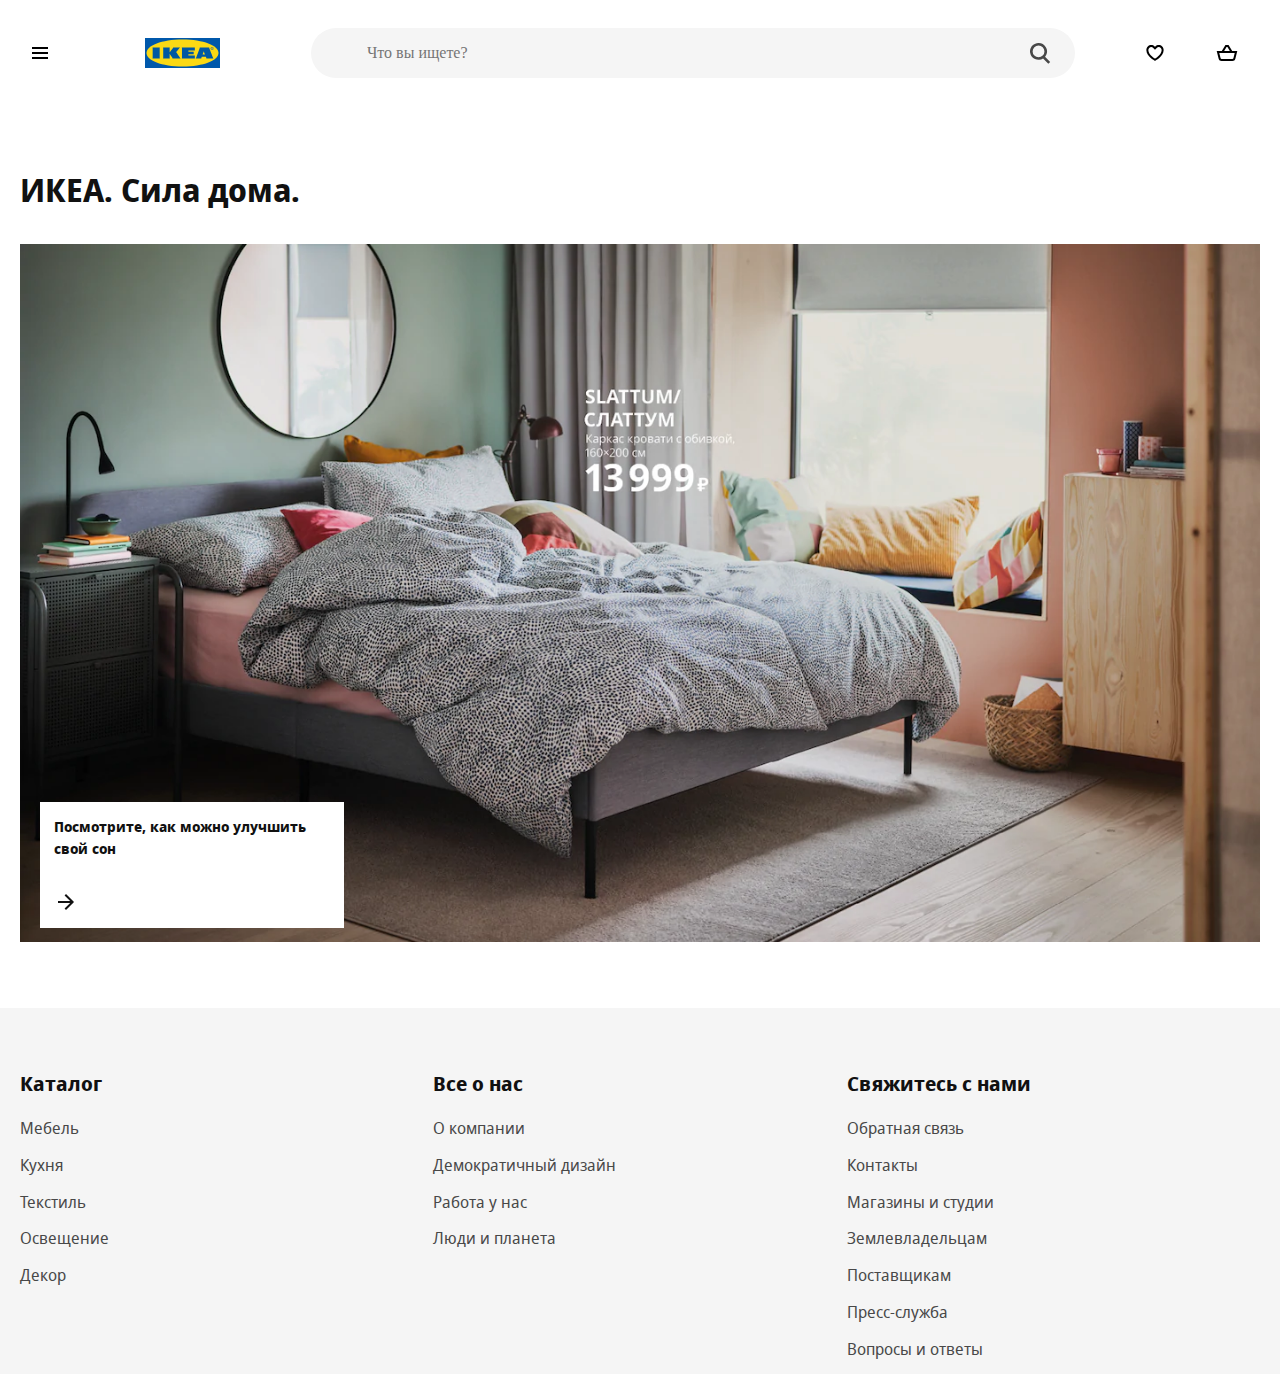
<file: index.html>
<!DOCTYPE html>
<html lang="en">
    <head>
        <meta charset="UTF-8">
        <meta name="viewport"
        content="width=device-width, user-scalable=no, initial-scale=1.0, maximum-scale=1.0, minimum-scale=1.0">
        <meta http-equiv="X-UA-Compatible" content="ie=edge">
        <link rel="apple-touch-icon" sizes="180x180" href="favicon/apple-touch-icon.png">
        <link rel="icon" type="image/png" sizes="32x32" href="favicon/favicon-32x32.png">
        <link rel="icon" type="image/png" sizes="16x16" href="favicon/favicon-16x16.png">
        <link rel="mask-icon" href="favicon/safari-pinned-tab.svg" color="#0058ab">
        <meta name="msapplication-TileColor" content="#0058ab">
        <meta name="theme-color" content="#0058ab">
        <title>ИКЕА - официальный интернет-магазин мебели - IKEA</title>
        <link rel="stylesheet" href="styles/styles.css">
        <script src="scripts/index.js" defer type="module"></script>
    </head>
    <body>
        <main>
            <div class="container">
                <h1 class="main-header">ИКЕА. Сила дома.</h1>
                <aside class="offer">
                    <a href="card.html#idd059">
                        <picture>
                            <source srcset="image/b47e07ee97fd5f9bf030d258d462a945.webp" type="image/webp">
                            <img src="image/b47e07ee97fd5f9bf030d258d462a945.jpg" alt="СЛАТТУМ">
                        </picture>
                    </a>
                    <a class="offer-extra" href="goods.html?subcat=Кровати">
                        <p>Посмотрите, как можно улучшить свой сон</p>
                        <svg focusable="false" viewBox="0 0 24 24" class="offer-arrow" aria-hidden="true">
                            <path fill-rule="evenodd" clip-rule="evenodd"
                                d="M19.2937 12.7074L20.0008 12.0003L19.2938 11.2932L12.0008 3.99927L10.5865 5.41339L16.1727 11.0003H4V13.0003H16.1723L10.5855 18.5868L11.9996 20.0011L19.2937 12.7074Z"></path>
                        </svg>
                    </a>
                </aside>
            </div>
        </main>
    </body>
</html>
</file>
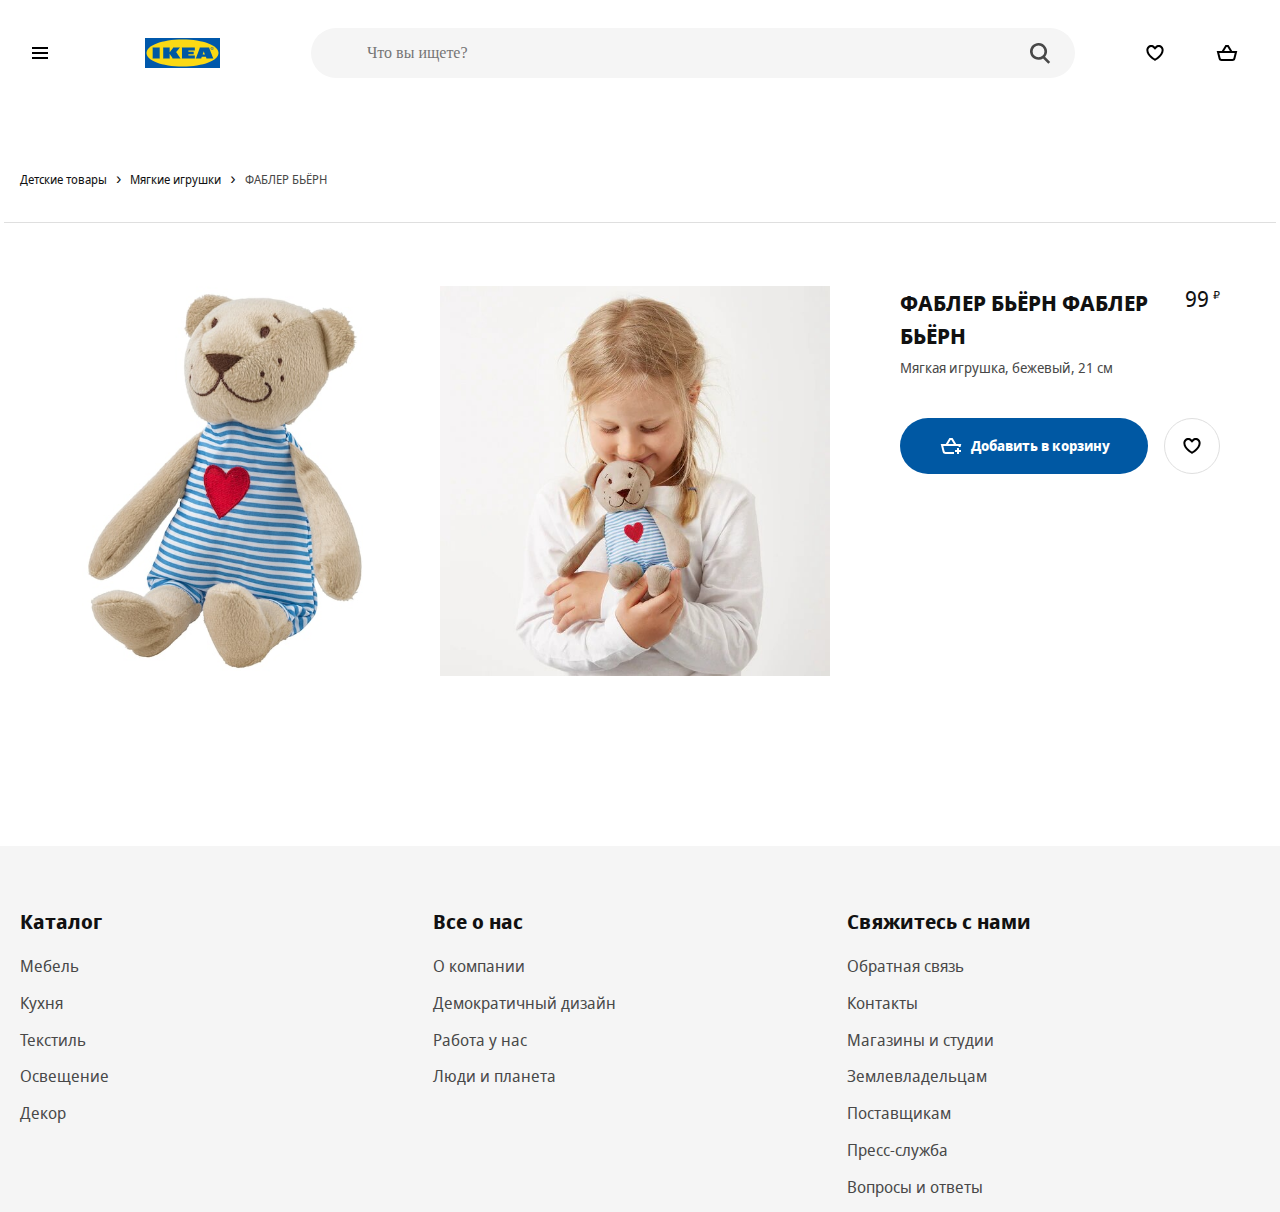
<file: card.html>
<!DOCTYPE html>
<html lang="en">
<head>
	<meta charset="UTF-8">
	<meta name="viewport" content="width=device-width, user-scalable=no, initial-scale=1.0, maximum-scale=1.0, minimum-scale=1.0">
	<meta http-equiv="X-UA-Compatible" content="ie=edge">
	<link rel="apple-touch-icon" sizes="180x180" href="favicon/apple-touch-icon.png">
	<link rel="icon" type="image/png" sizes="32x32" href="favicon/favicon-32x32.png">
	<link rel="icon" type="image/png" sizes="16x16" href="favicon/favicon-16x16.png">
	<link rel="mask-icon" href="favicon/safari-pinned-tab.svg" color="#0058ab">
	<meta name="msapplication-TileColor" content="#0058ab">
	<meta name="theme-color" content="#0058ab">
	<title>Детские игрушки - IKEA</title>
	<link rel="stylesheet" href="styles/styles.css">
	<script src="scripts/index.js" defer type="module"></script>
</head>
<body>
<main>
	<div class="container">
		<div class="breadcrumb">
			<nav role="navigation" aria-label="Breadcrumb" class="breadcrumb__nav">
				<ul class="breadcrumb__list">

					<li class="breadcrumb__list-item">
						<a href="goods.html?cat=Детские товары" class="breadcrumb__link"><span>Детские товары</span></a>
					</li>

					<li class="breadcrumb__list-item">
						<a href="goods.html?cat=Мягкие игрушки" class="breadcrumb__link"><span>Мягкие игрушки</span></a>
					</li>

					<li class="breadcrumb__list-item">
						<a href="#" class="breadcrumb__link"><span>ФАБЛЕР БЬЁРН</span></a>
					</li>

				</ul>
			</nav>
		</div>

		<div class="good wrapper">
			<div class="good-images">
				<div class="good-image__item">
					<img src="image/fabler-byorn-myagkaya-igrushka-bezhevyy__0710165_PE727396_S5.jpg" alt="">
				</div>
				<div class="good-image__item">
					<img src="image/fabler-byorn-myagkaya-igrushka-bezhevyy__0876865_PE611124_S5.jpg" alt="">
				</div>
			</div>
			<div class="good-item"> <!-- not-in-stock - нет в наличии-->
				<p class="good-item__new">Новинка</p>

				<div class="good-item__section">
					<div>
						<h2 class="good-item__header">ФАБЛЕР БЬЁРН ФАБЛЕР БЬЁРН</h2>
						<p class="good-item__description">Мягкая игрушка, бежевый, 21 см</p>

					</div>
					<p class="good-item__price">
						<span class="good-item__empty">Нет в наличии</span>
						<span class="good-item__price-value">99</span>
						<span class="good-item__currency">₽</span>
					</p>

				</div>
				<div class="good-item__buttons">
					<button type="button" class="btn btn-good" data-idd="idd001">
						<svg focusable="false" viewBox="0 0 24 24" class="btn-good-svg" aria-hidden="true">
							<path fill-rule="evenodd" clip-rule="evenodd" d="M10.4372 4H10.9993H12.0003H12.9996H13.5616L13.8538 4.48014L17.2112 9.99713H21H22.2806L21.9702 11.2396L21.5303 13H19.4688L19.7194 11.9971H4.28079L5.59143 17.2397C5.70272 17.6848 6.1027 17.9971 6.56157 17.9971H15V19.9971H6.56157C5.18496 19.9971 3.98502 19.0602 3.65114 17.7247L2.02987 11.2397L1.71924 9.99713H3.00002H6.78793L10.145 4.48017L10.4372 4ZM12.4375 6L14.87 9.99713H9.12911L11.5614 6H12.0003H12.4375ZM17.9961 16V14H19.9961V16H21.9961V18H19.9961V20H17.9961V18H15.9961V16H17.9961Z"></path>
						</svg>

						<span class="btn-good__label">Добавить в корзину</span>
					</button>
					<button type="button" class="btn btn-add-wishlist" data-idd="idd001">
						<svg focusable="false" viewBox="0 0 24 24" class="btn-add-wishlist__svg" aria-hidden="true">
							<path fill-rule="evenodd" clip-rule="evenodd" d="M12.336 5.52055C14.2336 3.62376 17.3096 3.62401 19.2069 5.52129C20.2067 6.52115 20.6796 7.85005 20.6259 9.15761C20.6151 12.2138 18.4184 14.8654 16.4892 16.6366C15.4926 17.5517 14.5004 18.2923 13.7593 18.8036C13.3879 19.0598 13.0771 19.2601 12.8574 19.3973C12.7475 19.466 12.6601 19.519 12.5992 19.5555C12.5687 19.5737 12.5448 19.5879 12.5279 19.5978L12.5079 19.6094L12.502 19.6129L12.5001 19.614C12.5001 19.614 12.4989 19.6147 11.9999 18.748C11.501 19.6147 11.5005 19.6144 11.5005 19.6144L11.4979 19.6129L11.4919 19.6094L11.472 19.5978C11.4551 19.5879 11.4312 19.5737 11.4007 19.5555C11.3397 19.519 11.2524 19.466 11.1425 19.3973C10.9227 19.2601 10.612 19.0598 10.2405 18.8036C9.49947 18.2923 8.50726 17.5517 7.51063 16.6366C5.58146 14.8654 3.38477 12.2139 3.37399 9.15765C3.32024 7.85008 3.79314 6.52117 4.79301 5.52129C6.69054 3.62376 9.76704 3.62376 11.6646 5.52129L11.9993 5.856L12.3353 5.52129L12.336 5.52055ZM11.9999 18.748L11.5005 19.6144L11.9999 19.9019L12.4989 19.6147L11.9999 18.748ZM11.9999 17.573C12.1727 17.462 12.384 17.3226 12.6236 17.1573C13.3125 16.6821 14.2267 15.9988 15.1366 15.1634C17.0157 13.4381 18.6259 11.2919 18.6259 9.13506V9.11213L18.627 9.08922C18.6626 8.31221 18.3844 7.52727 17.7926 6.9355C16.6762 5.81903 14.866 5.81902 13.7495 6.9355L13.7481 6.93689L11.9965 8.68166L10.2504 6.9355C9.13387 5.81903 7.3237 5.81903 6.20722 6.9355C5.61546 7.52727 5.33724 8.31221 5.3729 9.08922L5.37395 9.11213V9.13507C5.37395 11.2919 6.98418 13.4381 8.86325 15.1634C9.77312 15.9988 10.6874 16.6821 11.3762 17.1573C11.6159 17.3226 11.8271 17.462 11.9999 17.573Z"></path>
						</svg>
					</button>
				</div>

			</div>
		</div>


	</div>
</main>
</body>
</html>
</file>
<file: styles/styles.css>
/*
* Prefixed by https://autoprefixer.github.io
* PostCSS: v7.0.29,
* Autoprefixer: v9.7.6
* Browsers: last 4 version
*/

@font-face {
	font-family: 'Noto Sans';
	src: local('Noto Sans Display Regular'), local('NotoSansDisplay-Regular'), url('../fonts/Notosansdisplayregular.woff2') format('woff2'), url('../fonts/Notosansdisplayregular.woff') format('woff');
	font-weight: 400;
	font-style: normal;
}

@font-face {
	font-family: 'Noto Sans';
	src: local('Noto Sans Display Italic'), local('NotoSansDisplay-Italic'), url('../fonts/Notosansdisplayitalic.woff2') format('woff2'), url('../fonts/Notosansdisplayitalic.woff') format('woff');
	font-weight: 400;
	font-style: italic;
}

@font-face {
	font-family: 'Noto Sans';
	src: local('Noto Sans Display Bold'), local('NotoSansDisplay-Bold'), url('../fonts/Notosansdisplaybold.woff2') format('woff2'), url('../fonts/Notosansdisplaybold.woff') format('woff');
	font-weight: 700;
	font-style: normal;
}

@font-face {
	font-family: 'Noto Sans';
	src: local('Noto Sans Display Bold Italic'), local('NotoSansDisplay-BoldItalic'), url('../fonts/Notosansdisplaybolditalic.woff2') format('woff2'), url('../fonts/Notosansdisplaybolditalic.woff') format('woff');
	font-weight: 700;
	font-style: italic;
}

html {
	-webkit-box-sizing: border-box;
	box-sizing: border-box;
}

*,
*::before,
*::after {
	-webkit-box-sizing: inherit;
	box-sizing: inherit;
}

body {
	min-width: 320px;
	margin: 0;

	background-color: #fff; /*под проект*/
	font-family: Noto Sans, Arial, sans-serif; /*в "" свой шрифт под проект*/

	font-size: 16px;
	color: #111;
	line-height: 1.5;
	-webkit-font-smoothing: subpixel-antialiased;
}

button, input {
	font: inherit;
}

button {
	cursor: pointer;
}

img {
	max-width: 100%;
	width: 100%;
	height: auto;
}

a {
	text-decoration: none;
	color: inherit;
}

ul {
	list-style: none;
	padding: 0;
	margin: 0;
}

h1, h2, h3, p {
	padding: 0;
	margin: 0;
}

/* container */

.container {
	max-width: 100rem;
	margin: 0 auto;
	padding: 0 1.25rem;
}

.visually-hidden {
	position: absolute !important;
	clip: rect(1px 1px 1px 1px);
	clip: rect(1px, 1px, 1px, 1px);
	padding: 0 !important;
	border: 0 !important;
	height: 1px !important;
	width: 1px !important;
	overflow: hidden;
}

/* при работе с float */

.clearfix::after {
	content: "";
	display: table;
	clear: both;
}

header {
	margin-bottom: 3.75rem;
}

.header {
	display: -ms-grid;
	display: grid;
	grid-gap: 1.25rem;
	-ms-grid-columns: 2fr 1.25rem 2fr 1.25rem 16fr 1.25rem 1fr 1.25rem 1fr;
	grid-template-columns: 2fr 2fr 16fr 1fr 1fr;
	-webkit-box-align: center;
	-ms-flex-align: center;
	align-items: center;
	padding: 1.75rem 0;
}

footer {
	background-color: #f5f5f5;
	margin-top: 3.75rem;
	padding: 3.75rem 0 0 0;
}

.footer {
	display: -ms-grid;
	display: grid;
	-ms-grid-columns: 1fr 1fr 1fr;
	grid-template-columns: 1fr 1fr 1fr;
}

.main-header {
	margin-bottom: 1.875rem
}

.btn {
	background-color: transparent;
	outline: transparent;
	border-radius: 50%;
	width: 40px;
	height: 40px;
	display: -webkit-box;
	display: -ms-flexbox;
	display: flex;
	-webkit-box-align: center;
	-ms-flex-align: center;
	align-items: center;
	-webkit-box-pack: center;
	-ms-flex-pack: center;
	justify-content: center;
	border: 1px solid transparent;
}

.btn:hover {
	background-color: #f5f5f5;
	color: #111;
}

.svg-icon {
	fill: currentColor;
}

.logo {
	text-align: center;
	width: 75px;
	height: 30px;

}

.search {
	position: relative;
	-webkit-box-flex: 1;
	-ms-flex-positive: 1;
	flex-grow: 1;
	height: 50px;
	margin: 0 40px;
}

.search-input {
	-webkit-appearance: none;
	-moz-appearance: none;
	appearance: none;
	background-color: #f5f5f5;
	display: block;
	appearance: none;
	width: 100%;
	height: 100%;
	padding: .5rem 3.5rem;
	margin: 0 auto;
	line-height: 1.5;
	border: 0;
	border-radius: 50em;
	outline: 0;
	-webkit-box-shadow: none;
	box-shadow: none;
	-webkit-transition: background .2s;
	-o-transition: background .2s;
	transition: background .2s;
}

.search-btn {
	position: absolute;
	top: 0.9rem;
	right: 0.9rem;
	background-image: url("data:image/svg+xml;charset=utf-8,%3Csvg width='16' height='17' fill='%23484848' xmlns='http://www.w3.org/2000/svg'%3E%3Cpath fill-rule='evenodd' clip-rule='evenodd' d='M6.5 11a4.5 4.5 0 110-9 4.5 4.5 0 010 9zm4.968-.307a6.5 6.5 0 10-1.514 1.315l3.996 3.996 1.414-1.414-3.896-3.897z'/%3E%3C/svg%3E");
	background-repeat: no-repeat;
	background-size: contain;
	width: 2.5rem;
	height: 1.5rem;
	background-position: center;
}

.offer {
	position: relative;
}

.offer-extra {
	position: absolute;
	padding: .9rem;
	color: #111;
	left: 1.25rem;
	bottom: 1.25rem;
	display: -webkit-box;
	display: -ms-flexbox;
	display: flex;
	background: #fff;
	-webkit-box-orient: vertical;
	-webkit-box-direction: normal;
	-ms-flex-direction: column;
	flex-direction: column;
	-webkit-box-align: start;
	-ms-flex-align: start;
	align-items: flex-start;
	max-width: 19rem;
	min-width: 13rem;
	font-size: .9rem;
	line-height: 1.5;
	font-weight: bold;
	word-break: break-word;
}

.offer-arrow {
	display: inline-block;
	height: 1.5rem;
	width: 1.5rem;
	vertical-align: middle;
	fill: currentColor;
	margin-top: 1.875rem;

}


.footer-header {
	line-height: 2rem;
	font-size: 1.25rem;
	padding: 0 0 1rem 0;

}

.footer-list {
	margin-bottom: .8rem;
}

.footer-list > a {
	color: #484848;
}

.footer-list > a:hover {
	color: #111;
	text-decoration: underline;
}

.catalog {
	position: fixed;
	z-index: 999;
	top: 0;
	left: -100%;
	bottom: 0;
	background-color: #fff;
	overflow-y: auto;
	overflow-x: hidden;
	-webkit-transition: left 0.2s 0s;
	-o-transition: left 0.2s 0s;
	transition: left 0.2s 0s;
	width: 20rem;
	padding: 6rem 4rem 3rem;

}

.catalog.open {
	left: 0;
}

.catalog-btn {
	position: absolute;
	top: 3rem;
	left: 3rem;
}

.catalog-list__item,
.subcatalog-list__item {
	cursor: pointer;
	color: #111;


}

.catalog-list__item a,
.subcatalog-list__item a {
	text-decoration: underline;
	display: block;
}

.catalog-list__item a {
	padding: .5rem 1.5rem .5rem 0;
}

.subcatalog-list__item a {
	padding: .5rem 0;
}

.catalog-list__item:hover a,
.subcatalog-list__item:hover a {
	text-decoration: underline;
}

.catalog-list__item.active {
	background-repeat: no-repeat;
	background-position: right 0 center;
	background-image: url('data:image/svg+xml;utf8,<svg width="24" height="24" viewBox="0 0 24 24" fill="none" xmlns="http://www.w3.org/2000/svg"><path fill-rule="evenodd" clip-rule="evenodd" d="M15.5996 11.9999L9.81456 17.7857L8.40026 16.3716L12.7714 11.9999L8.40026 7.62823L9.81457 6.21411L15.5996 11.9999Z" fill="%23959595"/></svg>');
}

.subcatalog {
	position: fixed;
	z-index: 998;
	top: 0;
	left: -100%;
	bottom: 0;
	background-color: #fff;
	overflow-y: auto;
	overflow-x: hidden;
	-webkit-transition: left, right 0.2s 0s;
	-o-transition: left, right 0.2s 0s;
	transition: left, right 0.2s 0s;
	width: 25rem;
	padding: 6rem 4rem 3rem;
	border-left: 2px solid #ccc;
}

.subcatalog.subopen {
	left: 20rem;
	display: block;
}

.overlay {
	display: block;
	position: fixed;
	z-index: 899;
	top: 0;
	bottom: 0;
	right: 0;
	left: 0;
	background-color: black;
	-webkit-transition: all .2s ease;
	-o-transition: all .2s ease;
	transition: all .2s ease;
	opacity: 0;
	pointer-events: none;
}

.overlay.active {
	opacity: 0.25;
	pointer-events: all;
}


.wrapper {
	position: relative;
	margin-top: 4rem;
}

.wrapper:before {
	content: '';
	width: calc(100% + 2rem);
	display: block;
	position: absolute;
	top: -2rem;
	z-index: 99;
	margin: 0 -1rem;
	border-bottom: 1px solid #dfdfdf;
}

.good {
	display: -ms-grid;
	display: grid;
	-ms-grid-columns: minmax(0, 1fr) 1.25rem minmax(0, 1fr) 1.25rem minmax(0, 1fr) 1.25rem minmax(0, 1fr) 1.25rem minmax(0, 1fr) 1.25rem minmax(0, 1fr) 1.25rem minmax(0, 1fr) 1.25rem minmax(0, 1fr) 1.25rem minmax(0, 1fr) 1.25rem minmax(0, 1fr) 1.25rem minmax(0, 1fr) 1.25rem minmax(0, 1fr);
	grid-template-columns: repeat(12, minmax(0, 1fr));
	grid-column-gap: 1.25rem;
	padding-top: 2rem;
}

.good-images {
	display: -webkit-box;
	display: -ms-flexbox;
	display: flex;
	-ms-flex-wrap: wrap;
	flex-wrap: wrap;
	-ms-grid-column: 1;
	grid-column-start: 1;
	-ms-grid-column-span: 8;
	grid-column-end: 9;
	-ms-flex-pack: distribute;
	justify-content: space-around;


}

.good-image__item {
	width: calc(50% - 1.25rem);
	margin-left: .625rem;
	margin-right: .625rem;
	min-height: 500px;
}


.good-item {
	-ms-grid-column: 9;
	grid-column-start: 9;
	-ms-grid-column-span: 4;
	grid-column-end: 13;
	padding: 0 2.5rem;
}

.good-item__section {
	margin-bottom: 2.5rem;
}

.good-item__new {
	display: none;
}


.good-item__empty {
	display: none;
}

.not-in-stock .good-item__empty {
	display: block;
}

.not-in-stock .btn-good {
	display: none;
}

.good-item__header {
	font-size: 1.375rem;
	line-height: 1.5;
	font-weight: 700;
	text-transform: uppercase;
	margin-bottom: .3rem;
}

.good-item__description {
	line-height: 1.5;
	letter-spacing: 0;
	font-weight: 400;
	color: #484848;
	font-size: .875rem;
}

.good-item__price {
	white-space: nowrap;
	text-align: right;
}

.good-item__section {
	display: -webkit-box;
	display: -ms-flexbox;
	display: flex;
	-webkit-box-pack: justify;
	-ms-flex-pack: justify;
	justify-content: space-between;
}

.good-item__price-value {
	line-height: 1.1875;
	font-size: 1.375rem;
}

.good-item__currency {
	line-height: .9;
	font-size: .6875rem;
	vertical-align: text-top;
}

.not-in-stock .good-item__price-value,
.not-in-stock .good-item__currency {
	display: none;
}

.good-item__buttons {
	display: -webkit-box;
	display: -ms-flexbox;
	display: flex;
	-webkit-box-pack: justify;
	-ms-flex-pack: justify;
	justify-content: space-between;
	-webkit-box-align: center;
	-ms-flex-align: center;
	align-items: center;
	width: 100%;
}

.btn-good {
	margin-right: 1rem;
	-webkit-box-flex: 1;
	-ms-flex-positive: 1;
	flex-grow: 1;
	-ms-flex-negative: 1;
	flex-shrink: 1;
	position: relative;
	background: #0058a3;
	color: #fff;
	border-radius: 52px;
	padding: 0 2rem;
	display: -webkit-box;
	display: -ms-flexbox;
	display: flex;
	height: 3.5rem;
	-webkit-box-align: center;
	-ms-flex-align: center;
	align-items: center;
}

.btn-good-svg {
	margin-right: .5rem;
	vertical-align: top;
	-ms-flex-negative: 0;
	flex-shrink: 0;
	display: inline-block;
	height: 1.5rem;
	width: 1.5rem;
	fill: #fff;
}

.btn-good:hover {
	color: #0058a3;
}

.btn-good:hover .btn-good-svg {
	fill: #0058a3;
}

.btn-good__label {
	text-align: center;
	border: 0;
	font-weight: 700;
	font-size: .875rem;
	line-height: 1.42857;
}

.btn-add-wishlist {
	background: rgba(0, 0, 0, 0);
	color: #111;
	border-radius: 40px;
	padding: 0 .9375rem;
	border: 1px solid #dfdfdf;
	height: 3.5rem;
	width: 3.5rem;
	margin-left: auto;
}

.btn-add-wishlist__svg {
	height: 1.5rem;
	width: 1.5rem;

}

.btn-add-wishlist:hover .btn-add-wishlist__svg {
	fill: red;
}

.btn-add-wishlist.contains-wishlist .btn-add-wishlist__svg {
	fill: red;

}

.btn-add-wishlist:hover.contains-wishlist .btn-add-wishlist__svg {
	fill: black;
}


.goods-list {
	display: -ms-grid;
	display: grid;
	grid-gap: 1.25rem;
	grid-template-columns: repeat(4, 1fr);
}

.goods-list__item {
	margin-bottom: 2rem;
}


.goods-item {
	position: relative;
	display: -webkit-box;
	display: -ms-flexbox;
	display: flex;
	-webkit-box-orient: vertical;
	-webkit-box-direction: normal;
	-ms-flex-direction: column;
	flex-direction: column;
	-webkit-box-pack: justify;
	-ms-flex-pack: justify;
	justify-content: space-between;
	height: 100%;
}

.goods-item__img {
	height: 380px;
	display: table-cell;
	vertical-align: middle
}


.btn-add-card {
	position: absolute;
	opacity: 0;
	-webkit-transition: opacity 0.2s 0s;
	-o-transition: opacity 0.2s 0s;
	transition: opacity 0.2s 0s;
	right: 1rem;
	bottom: 0.5rem;
	background-color: rgb(0, 88, 163);
	border: 1px solid rgb(0, 88, 163);
	background-repeat: no-repeat;
	background-position: center;
	background-image: url("data:image/svg+xml;utf8,<svg width='24' height='24' xmlns='http://www.w3.org/2000/svg' viewBox='0 0 24 24'><path fill-rule='evenodd' clip-rule='evenodd' d='M10.4372 4H10.9993H12.0003H12.9996H13.5616L13.8538 4.48014L17.2112 9.99713H21H22.2806L21.9702 11.2396L21.5303 13H19.4688L19.7194 11.9971H4.28079L5.59143 17.2397C5.70272 17.6848 6.1027 17.9971 6.56157 17.9971H15V19.9971H6.56157C5.18496 19.9971 3.98502 19.0602 3.65114 17.7247L2.02987 11.2397L1.71924 9.99713H3.00002H6.78793L10.145 4.48017L10.4372 4ZM12.4375 6L14.87 9.99713H9.12911L11.5614 6H12.0003H12.4375ZM17.9961 16V14H19.9961V16H21.9961V18H19.9961V20H17.9961V18H15.9961V16H17.9961Z' fill='white' /></svg>");
}

.btn-add-card:hover {
	background-color: rgb(255, 255, 255);
	background-image: url("data:image/svg+xml;utf8,<svg width='24' height='24' xmlns='http://www.w3.org/2000/svg' viewBox='0 0 24 24'><path fill-rule='evenodd' clip-rule='evenodd' d='M10.4372 4H10.9993H12.0003H12.9996H13.5616L13.8538 4.48014L17.2112 9.99713H21H22.2806L21.9702 11.2396L21.5303 13H19.4688L19.7194 11.9971H4.28079L5.59143 17.2397C5.70272 17.6848 6.1027 17.9971 6.56157 17.9971H15V19.9971H6.56157C5.18496 19.9971 3.98502 19.0602 3.65114 17.7247L2.02987 11.2397L1.71924 9.99713H3.00002H6.78793L10.145 4.48017L10.4372 4ZM12.4375 6L14.87 9.99713H9.12911L11.5614 6H12.0003H12.4375ZM17.9961 16V14H19.9961V16H21.9961V18H19.9961V20H17.9961V18H15.9961V16H17.9961Z' fill='rgb(0, 88, 163)' /></svg>");

}

.goods-item:hover .btn-add-card {
	opacity: 1;
}

.goods-item__header {
	margin-top: auto;
	margin-bottom: 1rem;
}

.goods-item__new {
	line-height: 1.42857;
	color: #ca5008;
	font-weight: 700;
	font-size: 0.8rem;
}

.goods-item__link {
	display: block;
	height: 100%;
}

.goods-item__description {
	margin-bottom: 1rem;
	font-size: .875rem;
	line-height: 1.42857;
}

.goods-item__price {
	min-height: calc(40px + 0.5rem);
	padding-bottom: 0.5rem;
	font-weight: 700;
}

.goods-item__price-value {
	font-size: 1.375rem;
}

.goods-item__currency {
	line-height: .9;
	font-size: .6875rem;
	vertical-align: text-top;
}


.breadcrumb__list-item {
	display: inline;
}

.breadcrumb__list-item:after {
	content: "\0203A";
	display: inline;
	margin: 0 .3125rem;
	font-size: 1rem;
	line-height: 1.125;
}

.breadcrumb__list-item:last-child:after {
	content: "";
}

.breadcrumb__link {
	font-size: .75rem;
	line-height: 1.5;
	font-weight: 400;
	vertical-align: middle;
}

.breadcrumb__list-item:last-child .breadcrumb__link {
	color: #484848;
	pointer-events: none;
	cursor: auto;
}

.cart-wrapper {
	max-width: 768px;
}

.cart-header {
	text-align: center;
}

.product {
	display: -ms-grid;
	display: grid;
	-ms-grid-columns: 152px 4fr 6fr;
	grid-template-columns: 152px 4fr 6fr;
	-ms-grid-rows: auto;
	grid-template-rows: auto;
	font-size: .81rem;
	line-height: 1.385;
}

.product > *:nth-child(1) {
	-ms-grid-row: 1;
	-ms-grid-column: 1;
}

.product > *:nth-child(2) {
	-ms-grid-row: 1;
	-ms-grid-column: 2;
}

.product > *:nth-child(3) {
	-ms-grid-row: 1;
	-ms-grid-column: 3;
}

.product__image-container {
	-ms-grid-column: 1;
	grid-column: 1;
	-ms-grid-row: 1;
	-ms-grid-row-span: 2;
	grid-row: 1/3;
	padding-right: 1rem;
}

.product__description {
	-ms-grid-column: 2;
	grid-column: 2;
	-ms-grid-row: 1;
	grid-row: 1;
}

.product__name {
	font-size: 1.2rem;
	margin-bottom: .5rem;
	font-weight: 700;
	text-transform: uppercase;
	word-break: break-word;
}

.product__prices {
	-ms-grid-column: 3;
	grid-column: 3;
	-ms-grid-row: 1;
	grid-row: 1;
	text-align: right;
	padding-top: 0;
}

.product__controls {
	-ms-grid-column: 3;
	grid-column: 3;
	-ms-grid-row: 2;
	grid-row: 2;
	margin-top: .5rem;
	display: -webkit-box;
	display: -ms-flexbox;
	display: flex;
	-webkit-box-pack: end;
	-ms-flex-pack: end;
	justify-content: flex-end;
}

.btn-remove {
	color: #444;
	border-color: #666;
	border-radius: unset;
}

.product__total {
	font-weight: 700;
	font-size: 1.06rem;
	line-height: 1.2;
}

.product-controls__remove {
	width: 12.5%;
}

.product-controls__quantity {
	width: 25%;
	margin-left: .5rem;
}

.cart-header {
	margin-bottom: 3rem;
}

.cart-item {
	margin-bottom: 2rem;
}

.cart-total {
	display: -webkit-box;
	display: -ms-flexbox;
	display: flex;
	-webkit-box-pack: justify;
	-ms-flex-pack: justify;
	justify-content: space-between;
	padding: .35rem 0;
	font-weight: 700;
	font-size: 14px;
	text-align: initial;
	border: dashed #cacaca;
	border-width: 1px 0;
}

.cart-checkout {
	color: #ffffff;
	padding: 12px 62px;
	background-color: #3a6e9f;
	border: none;
	display: block;
	margin: 1rem auto;
}

.cart-form {
	margin: 1rem 0;
	text-align: center;
}

.cart-form label {
	display: block;
	margin: 1rem;
}

select {
	width: 100%;
	max-width: 352px;
	height: 40px;
	margin: 0;
	padding: 0 10px;
	border: 1px solid #666;
	border-radius: 2px;
	background: #fff url(../image/chevron-down-thin-24.1667eab2.svg) no-repeat right 8px center/1.5rem;
	-webkit-appearance: none;
	-moz-appearance: none;
	appearance: none;
	font-size: 1rem;
	line-height: 1.15;
	font-family: inherit;
	text-transform: none;
}

@media (max-width: 1200px) {
	.goods-list {
		grid-template-columns: repeat(3, 1fr);
	}
}

@media (max-width: 768px) {
	.goods-list {
		grid-template-columns: repeat(2, 1fr);
	}

	.header {
		-ms-grid-columns: 1fr 1.25rem 4fr 1.25rem 1fr 1.25rem 1fr;
		grid-template-columns: 1fr 2fr 1fr 1fr;
		-ms-grid-rows: auto 1.25rem auto 1.25rem auto;
		grid-template-areas: "burger logo wishlist cart" "main main . sidebar" "footer footer footer footer";
	}

	.btn-burger {
		grid-area: burger;
	}

	.logo {
		grid-area: logo;
	}

	.btn-wishlist {
		grid-area: wishlist;
	}

	.btn-cart {
		grid-area: cart;
	}

	.search {
		grid-area: search;
		-ms-grid-row: 2;
		grid-row: 2;
		-ms-grid-column-span: 5;
		grid-column-end: 6;
		-ms-grid-column: 1;
		grid-column-start: 1;
		margin: 0;
	}

	.footer {
		-ms-grid-rows: auto;
		grid-template-rows: auto;
		-webkit-box-pack: center;
		-ms-flex-pack: center;
		justify-content: center;
		grid-template-areas: "catalog" "about" "connection";
		-ms-grid-columns: 300px;
		grid-template-columns: 300px

	}

	.footer-catalog {
		grid-area: catalog;
		margin-bottom: 50px;
	}

	.footer-about {
		grid-area: about;
		margin-bottom: 50px;
	}

	.footer-connection {
		grid-area: connection;
		margin-bottom: 50px;
	}

	.catalog {
		width: 50%;
	}

	.subcatalog {
		width: 50%;
		left: auto;
		right: -100%;
	}

	.subcatalog.subopen {
		right: 0;
		left: auto;
	}
}

@media (max-width: 768px) {

	.footer-catalog {
		-ms-grid-row: 1;
		-ms-grid-column: 1

	}

	.footer-about {
		-ms-grid-row: 2;
		-ms-grid-column: 1

	}

	.footer-connection {
		-ms-grid-row: 3;
		-ms-grid-column: 1

	}
}

@media (max-width: 768px) {

	.btn-burger {
		-ms-grid-row: 1;
		-ms-grid-column: 1;
	}

	.logo {
		-ms-grid-row: 1;
		-ms-grid-column: 3;
	}

	.btn-wishlist {
		-ms-grid-row: 1;
		-ms-grid-column: 5;
	}

	.btn-cart {
		-ms-grid-row: 1;
		-ms-grid-column: 7;
	}
}

@media (max-width: 576px) {
	.goods-list {
		-ms-grid-columns: 1fr;
		grid-template-columns: 1fr;
	}

	.catalog {
		width: 100%;
	}

	.subcatalog {
		z-index: 999;
		width: 100%;
	}

	.subcatalog.subopen {
		right: 0;
	}
}
</file>
